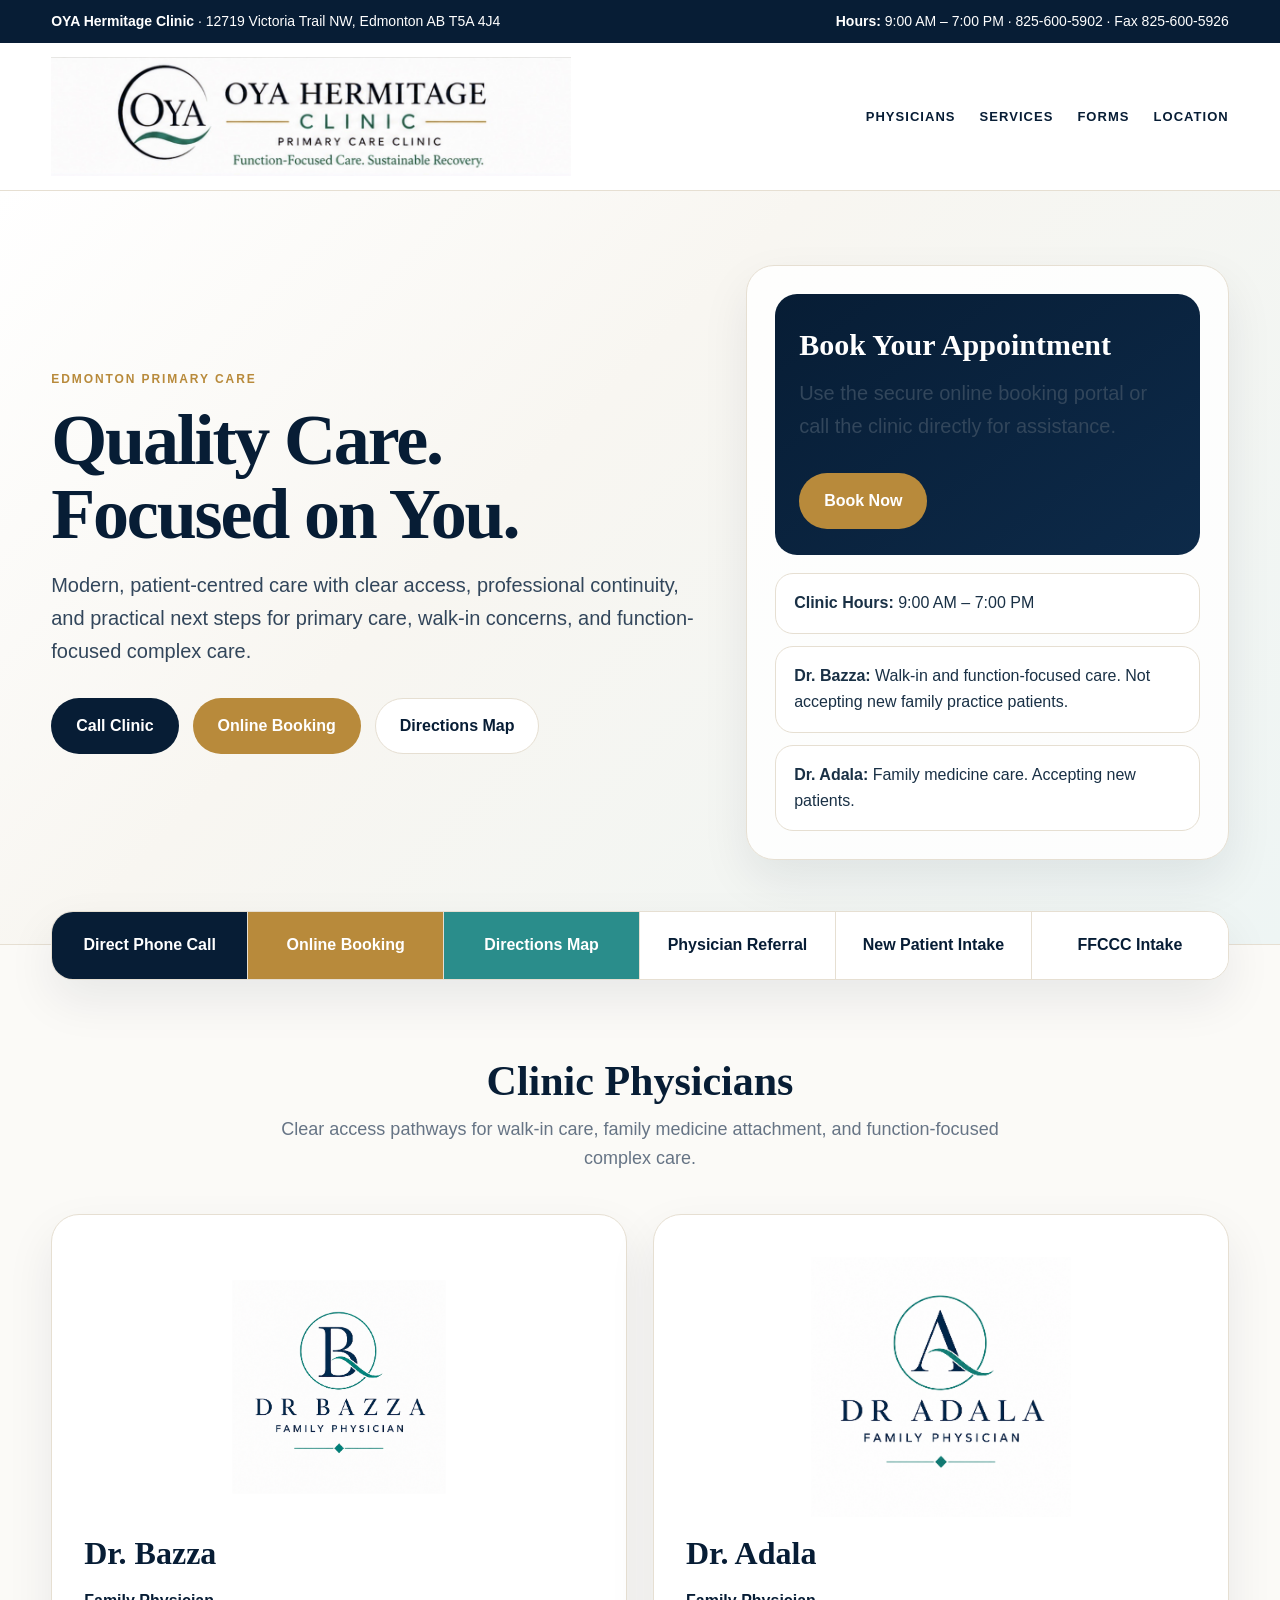
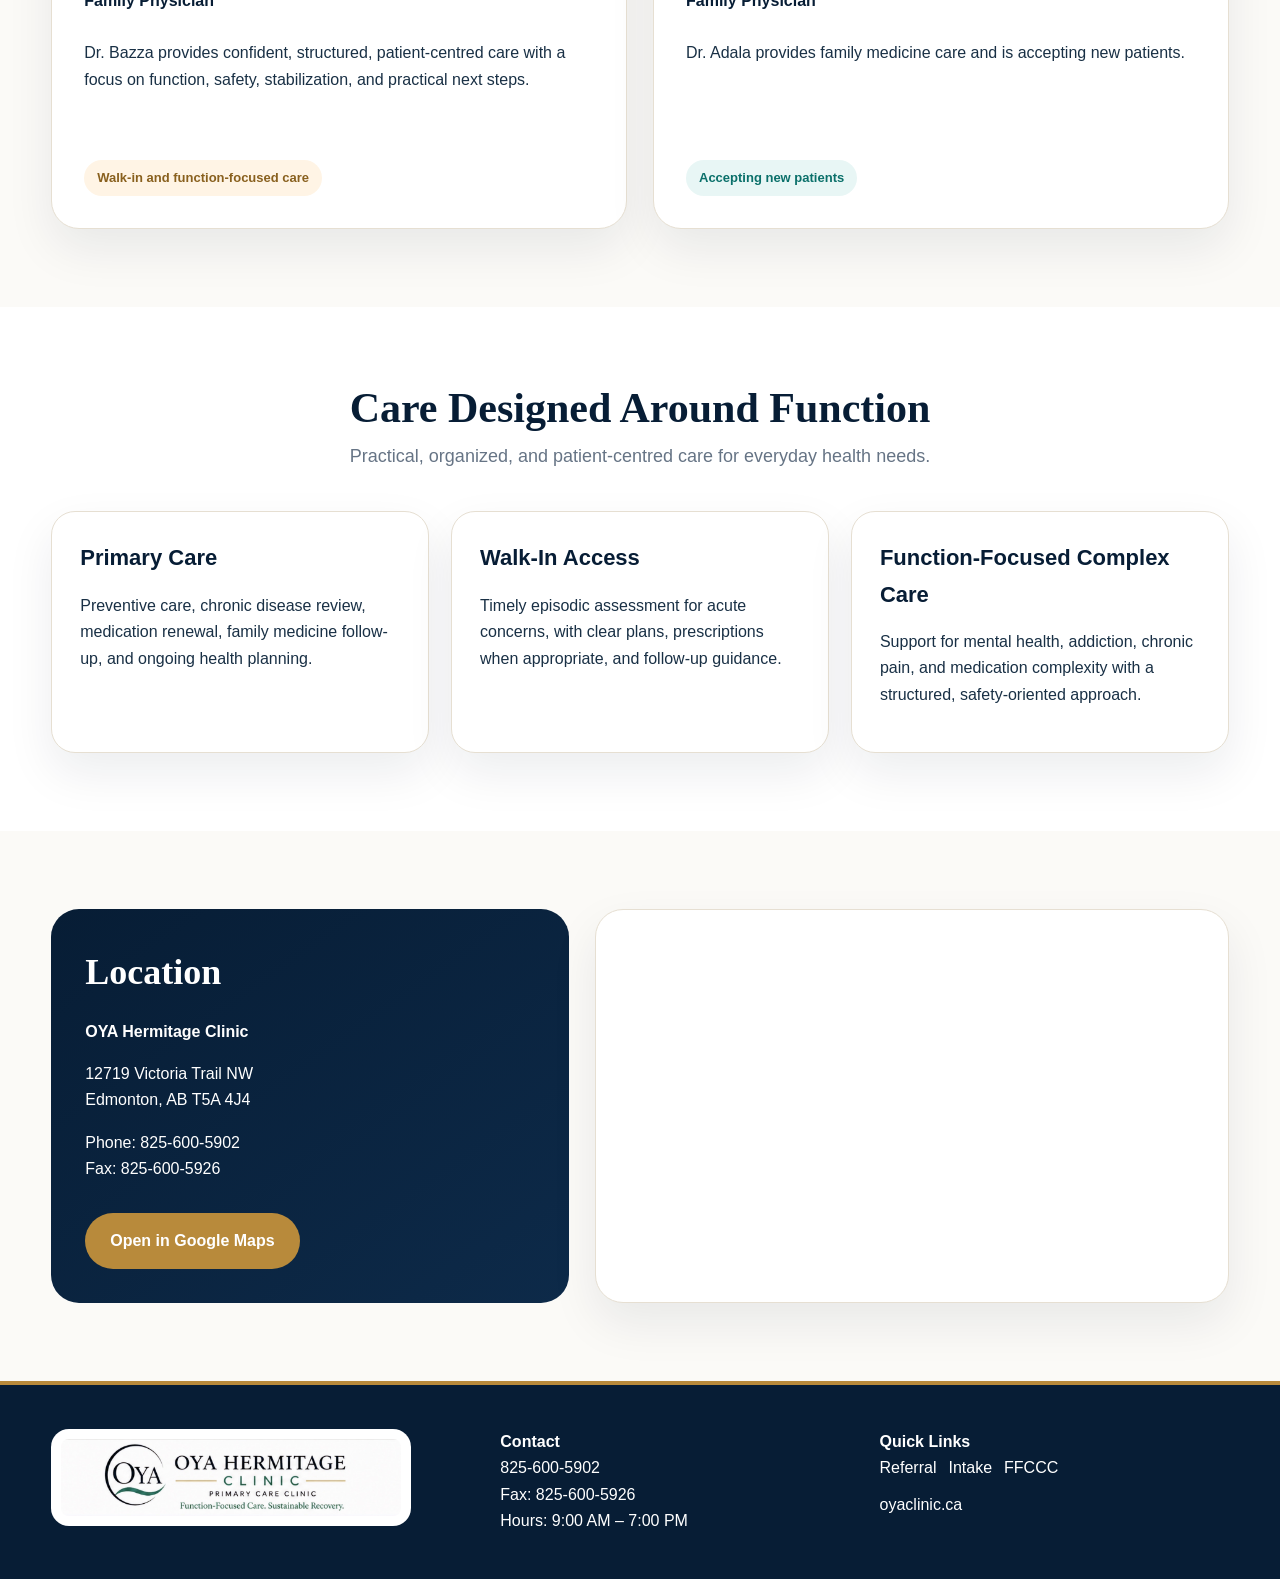
<file: index.html>
<!DOCTYPE html>
<html lang="en">
<head>
  <meta charset="UTF-8">
  <meta name="viewport" content="width=device-width, initial-scale=1.0">
  <title>OYA Hermitage Clinic | Edmonton Primary Care</title>
  <meta name="description" content="OYA Hermitage Clinic in Edmonton. Primary care, walk-in access, online booking, physician referral forms, and patient intake forms.">
  <link rel="stylesheet" href="styles.css">
</head>
<body>
  <div class="topbar">
    <div class="container">
      <div><strong>OYA Hermitage Clinic</strong> · 12719 Victoria Trail NW, Edmonton AB T5A 4J4</div>
      <div><strong>Hours:</strong> 9:00 AM – 7:00 PM · <a href="tel:8256005902">825-600-5902</a> · Fax 825-600-5926</div>
    </div>
  </div>

  <header class="site-header">
    <div class="container">
      <a href="#top"><img src="oya-logo.png" alt="OYA Hermitage Clinic logo" class="brand"></a>
      <nav class="nav">
        <a href="#physicians">PHYSICIANS</a>
        <a href="#services">SERVICES</a>
        <a href="#forms">FORMS</a>
        <a href="#location">LOCATION</a>
      </nav>
    </div>
  </header>

  <section class="hero" id="top">
    <div class="container hero-inner">
      <div>
        <div class="eyebrow">Edmonton Primary Care</div>
        <h1>Quality Care.<br>Focused on You.</h1>
        <p>Modern, patient-centred care with clear access, professional continuity, and practical next steps for primary care, walk-in concerns, and function-focused complex care.</p>
        <div class="button-row">
          <a class="btn btn-primary" href="tel:8256005902" aria-label="Call OYA Hermitage Clinic">Call Clinic</a>
          <a class="btn btn-gold" href="https://cloud.healthquest.ca:45277/onlinebooking" target="_blank" rel="noopener" aria-label="Open online booking">Online Booking</a>
          <a class="btn btn-outline" href="https://www.google.com/maps/search/?api=1&query=12719%20Victoria%20Trail%20NW%20Edmonton%20AB%20T5A%204J4" target="_blank" rel="noopener" aria-label="Open directions map">Directions Map</a>
        </div>
      </div>
      <aside class="hero-card">
        <div class="panel">
          <h2>Book Your Appointment</h2>
          <p>Use the secure online booking portal or call the clinic directly for assistance.</p>
          <div class="button-row">
            <a class="btn btn-gold" href="https://cloud.healthquest.ca:45277/onlinebooking" target="_blank" rel="noopener">Book Now</a>
          </div>
        </div>
        <div class="hero-note"><strong>Clinic Hours:</strong> 9:00 AM – 7:00 PM</div>
        <div class="hero-note"><strong>Dr. Bazza:</strong> Walk-in and function-focused care. Not accepting new family practice patients.</div>
        <div class="hero-note"><strong>Dr. Adala:</strong> Family medicine care. Accepting new patients.</div>
      </aside>
    </div>
  </section>

  <section class="container quick-actions" id="forms">
    <div class="quick-grid">
      <a class="primary" href="tel:8256005902" aria-label="Call clinic directly">Direct Phone Call</a>
      <a class="gold" href="https://cloud.healthquest.ca:45277/onlinebooking" target="_blank" rel="noopener" aria-label="Book appointment online">Online Booking</a>
      <a class="teal" href="https://www.google.com/maps/search/?api=1&query=12719%20Victoria%20Trail%20NW%20Edmonton%20AB%20T5A%204J4" target="_blank" rel="noopener" aria-label="Open directions in Google Maps">Directions Map</a>
      <a href="referral.html">Physician Referral</a>
      <a href="intake.html">New Patient Intake</a>
      <a href="ffccc-intake.html">FFCCC Intake</a>
    </div>
  </section>

<section class="section container" id="physicians">
  <div class="section-title">
    <h2>Clinic Physicians</h2>
    <p>Clear access pathways for walk-in care, family medicine attachment, and function-focused complex care.</p>
  </div>

  <div class="physician-grid equal-physician-grid">

    <article class="card physician-card-equal">
      <div class="physician-logo-frame">
        <img src="dr-bazza-logo.png" alt="Dr Bazza logo" class="physician-logo-img bazza-logo-equal">
      </div>

      <div class="physician-content">
        <h3>Dr. Bazza</h3>
        <div class="subhead">Family Physician</div>
        <p>
          Dr. Bazza provides confident, structured, patient-centred care with a focus on
          function, safety, stabilization, and practical next steps.
        </p>
        <span class="badge badge-gold">Walk-in and function-focused care</span>
      </div>
    </article>

    <article class="card physician-card-equal">
      <div class="physician-logo-frame">
        <img src="dr-adala-logo.png" alt="Dr Adala logo" class="physician-logo-img adala-logo-equal">
      </div>

      <div class="physician-content">
        <h3>Dr. Adala</h3>
        <div class="subhead">Family Physician</div>
        <p>
          Dr. Adala provides family medicine care and is accepting new patients.
        </p>
        <span class="badge badge-teal">Accepting new patients</span>
      </div>
    </article>

  </div>
</section>

  <section class="section alt" id="services">
    <div class="container">
      <div class="section-title">
        <h2>Care Designed Around Function</h2>
        <p>Practical, organized, and patient-centred care for everyday health needs.</p>
      </div>
      <div class="service-grid">
        <article class="service-card">
          <h3>Primary Care</h3>
          <p>Preventive care, chronic disease review, medication renewal, family medicine follow-up, and ongoing health planning.</p>
        </article>
        <article class="service-card">
          <h3>Walk-In Access</h3>
          <p>Timely episodic assessment for acute concerns, with clear plans, prescriptions when appropriate, and follow-up guidance.</p>
        </article>
        <article class="service-card">
          <h3>Function-Focused Complex Care</h3>
          <p>Support for mental health, addiction, chronic pain, and medication complexity with a structured, safety-oriented approach.</p>
        </article>
      </div>
    </div>
  </section>

  <section class="section container" id="location">
    <div class="location-grid">
      <div class="location-panel">
        <h2>Location</h2>
        <p><strong>OYA Hermitage Clinic</strong></p>
        <p>12719 Victoria Trail NW<br>Edmonton, AB T5A 4J4</p>
        <p>Phone: <a href="tel:8256005902">825-600-5902</a><br>Fax: 825-600-5926</p>
        <div class="button-row">
          <a class="btn btn-gold" href="https://www.google.com/maps/search/?api=1&query=12719%20Victoria%20Trail%20NW%20Edmonton%20AB%20T5A%204J4" target="_blank" rel="noopener">Open in Google Maps</a>
        </div>
      </div>
      <div class="map-frame">
        <iframe src="https://www.google.com/maps?q=12719%20Victoria%20Trail%20NW%20Edmonton%20AB%20T5A%204J4&output=embed" loading="lazy"></iframe>
      </div>
    </div>
  </section>

  <footer class="footer">
    <div class="container footer-grid">
      <div>
        <img src="oya-logo.png" alt="OYA Hermitage Clinic logo" class="footer-logo">
      </div>
      <div>
        <strong>Contact</strong><br>
        <a href="tel:8256005902">825-600-5902</a><br>
        Fax: 825-600-5926<br>
        Hours: 9:00 AM – 7:00 PM
      </div>
      <div>
        <strong>Quick Links</strong><br>
        <div class="helper-links">
          <a href="referral.html">Referral</a>
          <a href="intake.html">Intake</a>
          <a href="ffccc-intake.html">FFCCC</a>
        </div>
        <div style="margin-top:10px">oyaclinic.ca</div>
      </div>
    </div>
  </footer>
</body>
</html>
</file>
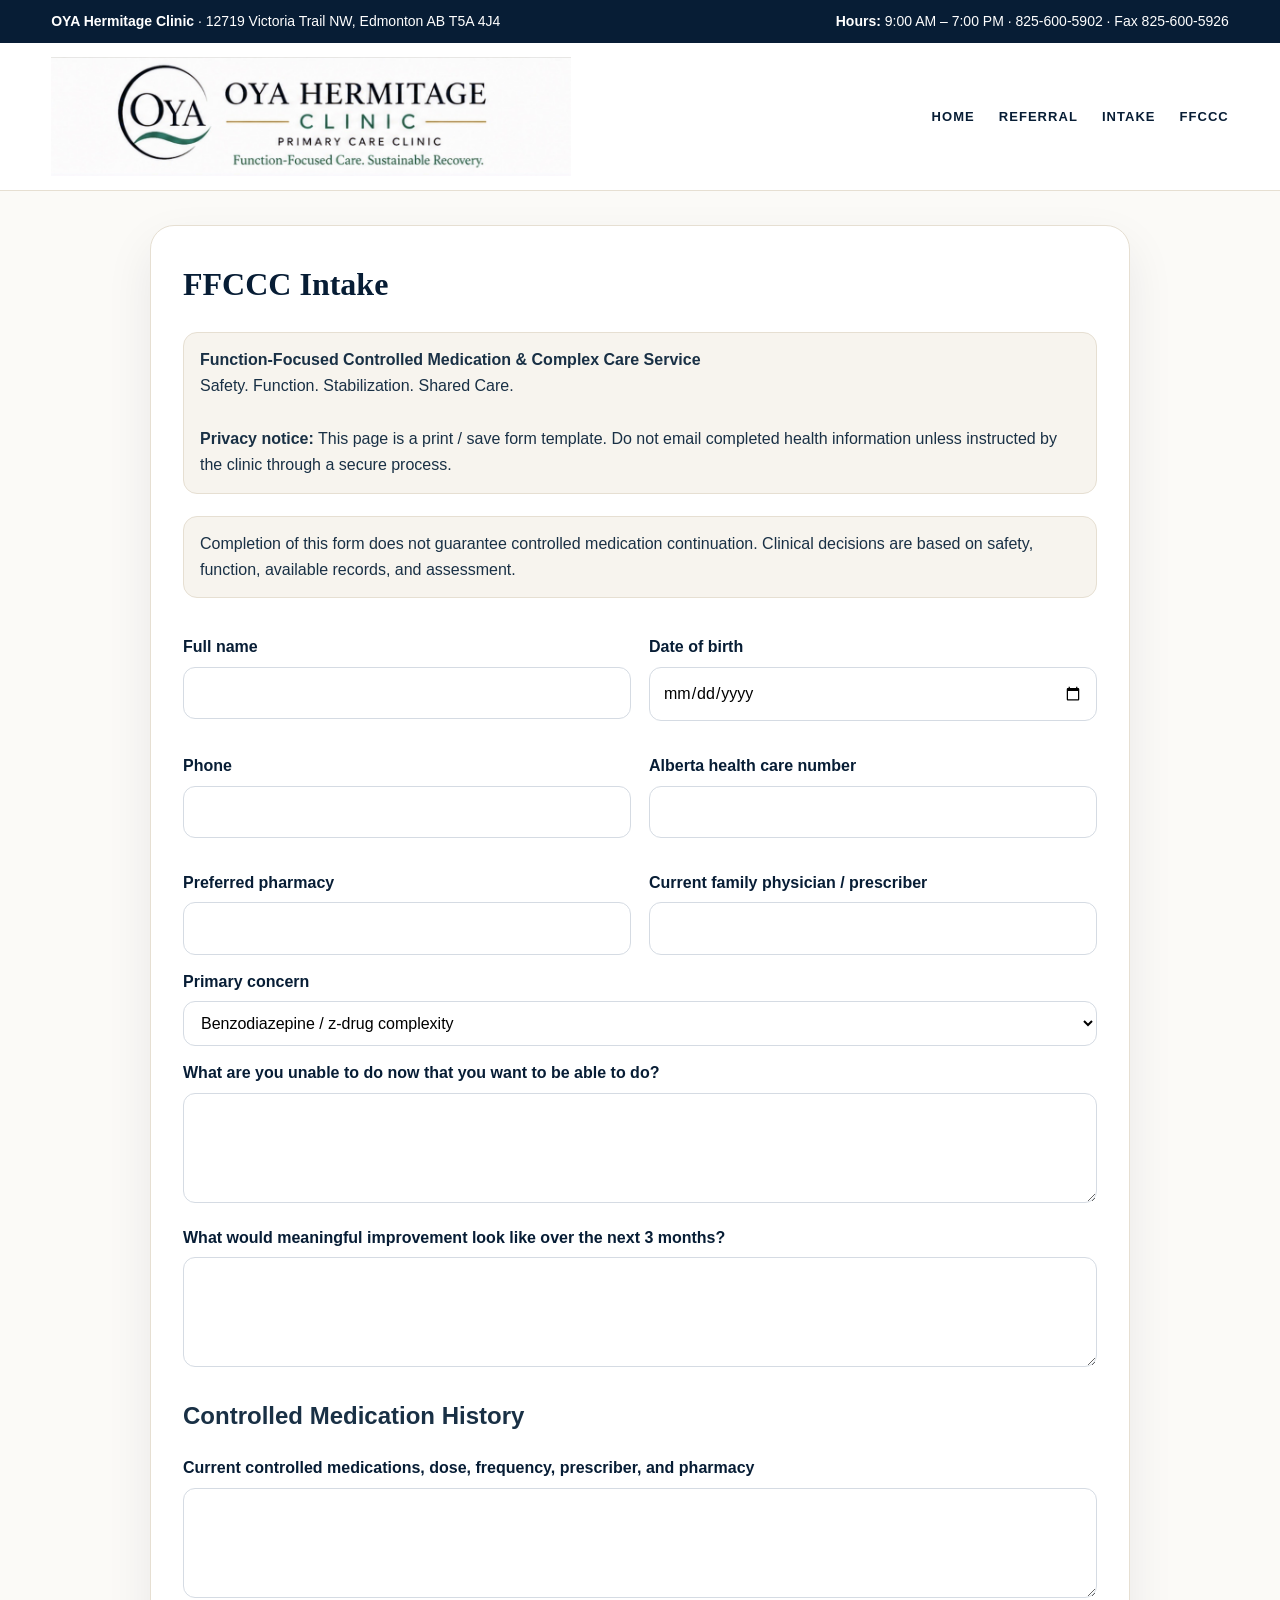
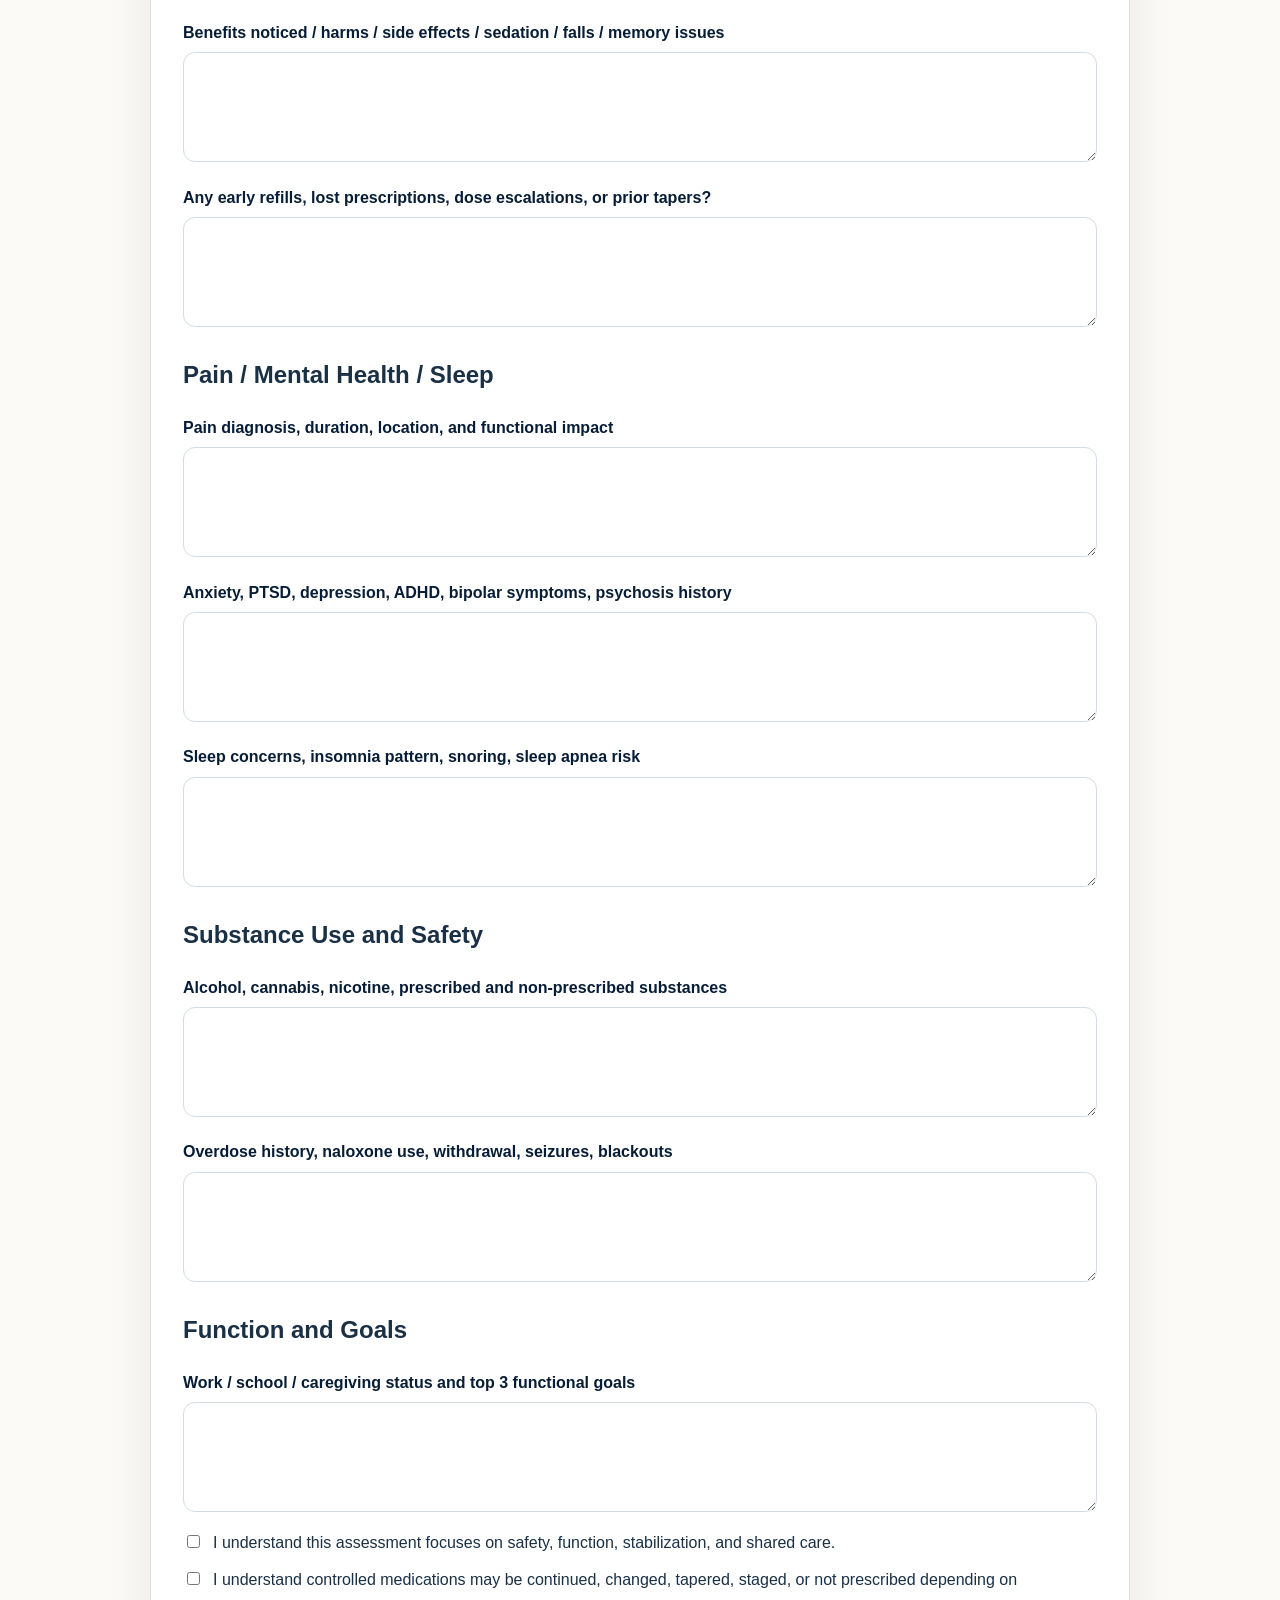
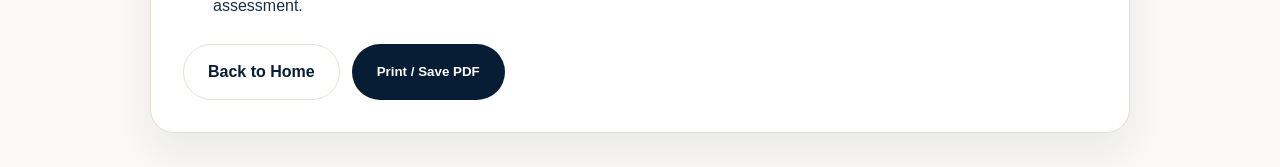
<file: ffccc-intake.html>
<!DOCTYPE html>
<html lang="en"><head><meta charset="UTF-8"><meta name="viewport" content="width=device-width, initial-scale=1.0"><title>FFCCC Intake | OYA Hermitage Clinic</title><link rel="stylesheet" href="styles.css"></head>
<body><div class="topbar"><div class="container"><div><strong>OYA Hermitage Clinic</strong> · 12719 Victoria Trail NW, Edmonton AB T5A 4J4</div><div><strong>Hours:</strong> 9:00 AM – 7:00 PM · <a href="tel:8256005902">825-600-5902</a> · Fax 825-600-5926</div></div></div>
<header class="site-header"><div class="container"><a href="index.html"><img src="oya-logo.png" alt="OYA Hermitage Clinic logo" class="brand"></a><nav class="nav"><a href="index.html">HOME</a><a href="referral.html">REFERRAL</a><a href="intake.html">INTAKE</a><a href="ffccc-intake.html">FFCCC</a></nav></div></header>
<div class="form-shell">
  <h1>FFCCC Intake</h1>
  <div class="form-note"><strong>Function-Focused Controlled Medication & Complex Care Service</strong><br>Safety. Function. Stabilization. Shared Care.<br><br><strong>Privacy notice:</strong> This page is a print / save form template. Do not email completed health information unless instructed by the clinic through a secure process.</div>
  <div class="form-note">Completion of this form does not guarantee controlled medication continuation. Clinical decisions are based on safety, function, available records, and assessment.</div>
  <div class="form-grid">
    <div><label>Full name</label><input></div>
    <div><label>Date of birth</label><input type="date"></div>
    <div><label>Phone</label><input></div>
    <div><label>Alberta health care number</label><input></div>
    <div><label>Preferred pharmacy</label><input></div>
    <div><label>Current family physician / prescriber</label><input></div>
  </div>
  <label>Primary concern</label>
  <select><option>Benzodiazepine / z-drug complexity</option><option>Opioid medication review</option><option>OUD / OAT</option><option>Chronic pain and function</option><option>Mental health and function</option><option>Addiction / substance use</option><option>Disability / functional impairment documentation</option><option>Other complex care concern</option></select>
  <label>What are you unable to do now that you want to be able to do?</label><textarea></textarea>
  <label>What would meaningful improvement look like over the next 3 months?</label><textarea></textarea>
  <h2>Controlled Medication History</h2>
  <label>Current controlled medications, dose, frequency, prescriber, and pharmacy</label><textarea></textarea>
  <label>Benefits noticed / harms / side effects / sedation / falls / memory issues</label><textarea></textarea>
  <label>Any early refills, lost prescriptions, dose escalations, or prior tapers?</label><textarea></textarea>
  <h2>Pain / Mental Health / Sleep</h2>
  <label>Pain diagnosis, duration, location, and functional impact</label><textarea></textarea>
  <label>Anxiety, PTSD, depression, ADHD, bipolar symptoms, psychosis history</label><textarea></textarea>
  <label>Sleep concerns, insomnia pattern, snoring, sleep apnea risk</label><textarea></textarea>
  <h2>Substance Use and Safety</h2>
  <label>Alcohol, cannabis, nicotine, prescribed and non-prescribed substances</label><textarea></textarea>
  <label>Overdose history, naloxone use, withdrawal, seizures, blackouts</label><textarea></textarea>
  <h2>Function and Goals</h2>
  <label>Work / school / caregiving status and top 3 functional goals</label><textarea></textarea>
  <div class="checkbox"><input type="checkbox"><div>I understand this assessment focuses on safety, function, stabilization, and shared care.</div></div>
  <div class="checkbox"><input type="checkbox"><div>I understand controlled medications may be continued, changed, tapered, staged, or not prescribed depending on assessment.</div></div>
  <div class="form-actions"><a class="btn btn-outline" href="index.html">Back to Home</a><button class="btn btn-primary" onclick="window.print()">Print / Save PDF</button></div>
</div>
</body></html>
</file>
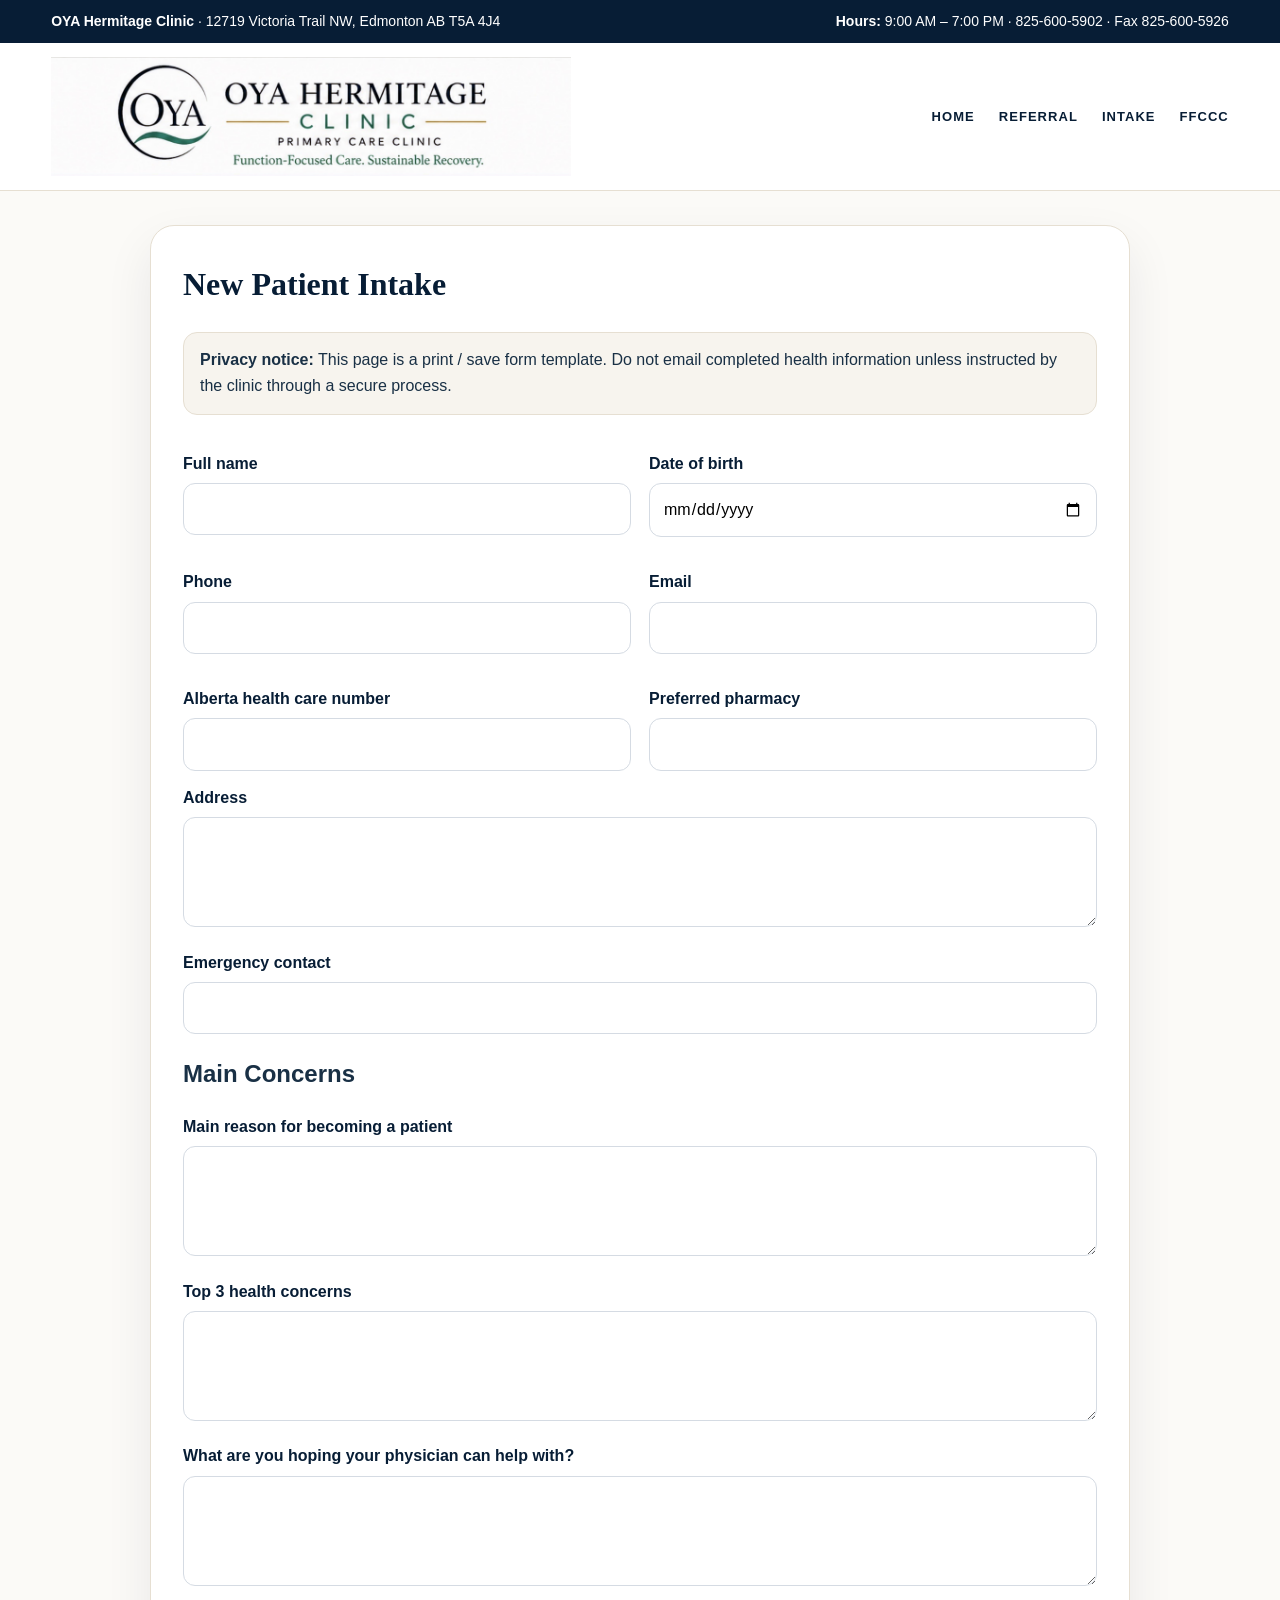
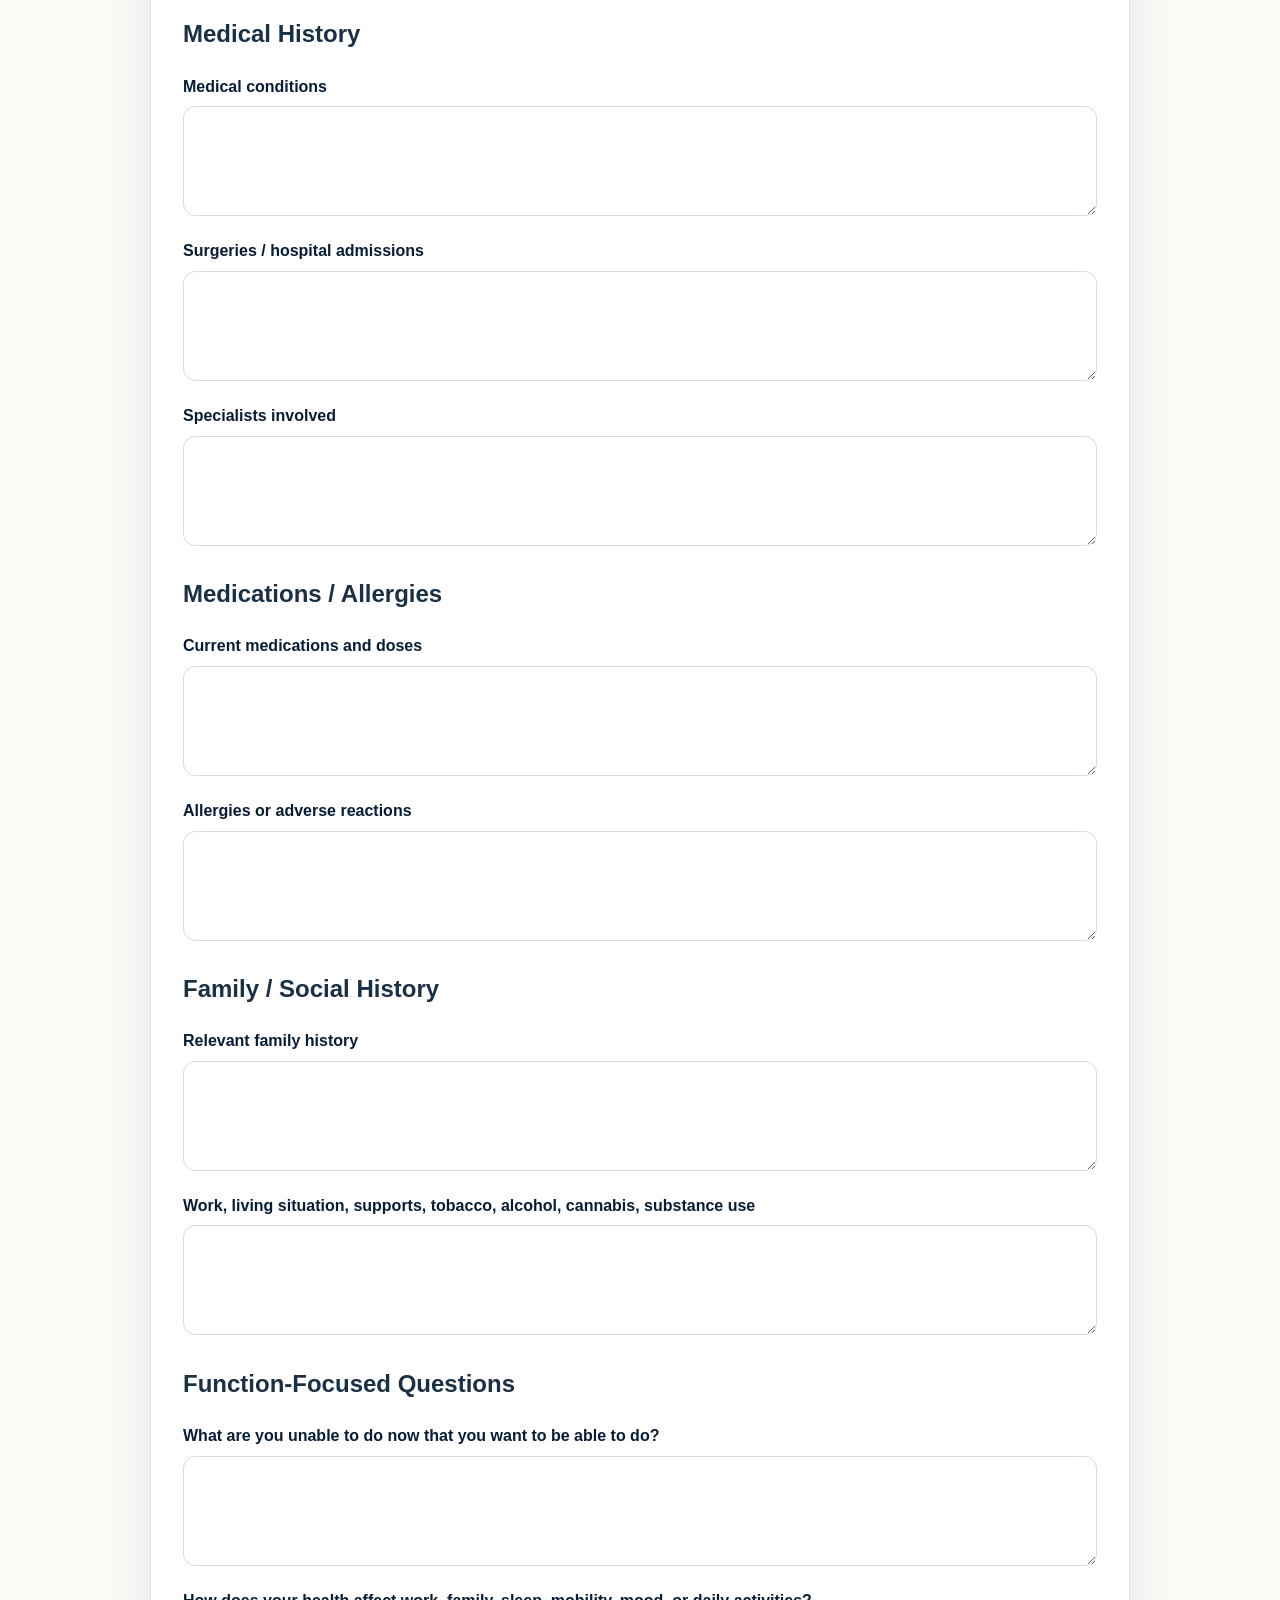
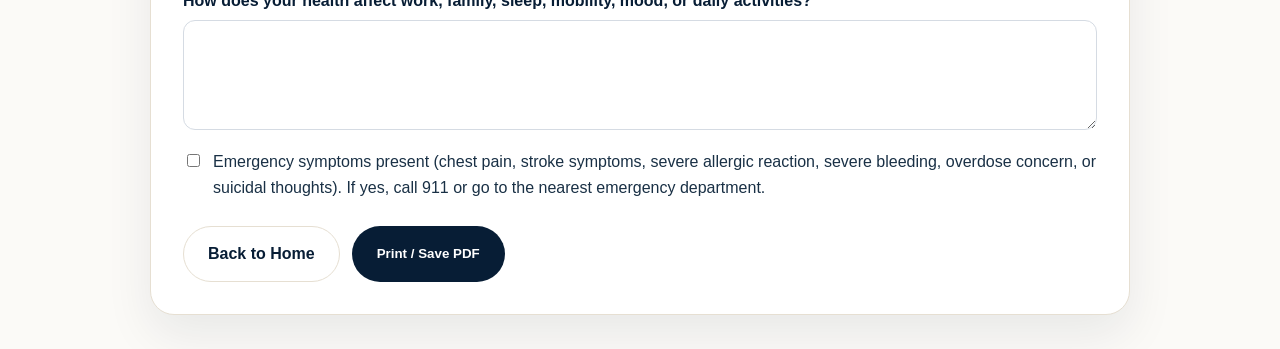
<file: intake.html>
<!DOCTYPE html>
<html lang="en"><head><meta charset="UTF-8"><meta name="viewport" content="width=device-width, initial-scale=1.0"><title>New Patient Intake | OYA Hermitage Clinic</title><link rel="stylesheet" href="styles.css"></head>
<body><div class="topbar"><div class="container"><div><strong>OYA Hermitage Clinic</strong> · 12719 Victoria Trail NW, Edmonton AB T5A 4J4</div><div><strong>Hours:</strong> 9:00 AM – 7:00 PM · <a href="tel:8256005902">825-600-5902</a> · Fax 825-600-5926</div></div></div>
<header class="site-header"><div class="container"><a href="index.html"><img src="oya-logo.png" alt="OYA Hermitage Clinic logo" class="brand"></a><nav class="nav"><a href="index.html">HOME</a><a href="referral.html">REFERRAL</a><a href="intake.html">INTAKE</a><a href="ffccc-intake.html">FFCCC</a></nav></div></header>
<div class="form-shell">
  <h1>New Patient Intake</h1>
  <div class="form-note"><strong>Privacy notice:</strong> This page is a print / save form template. Do not email completed health information unless instructed by the clinic through a secure process.</div>
  <div class="form-grid">
    <div><label>Full name</label><input></div>
    <div><label>Date of birth</label><input type="date"></div>
    <div><label>Phone</label><input></div>
    <div><label>Email</label><input type="email"></div>
    <div><label>Alberta health care number</label><input></div>
    <div><label>Preferred pharmacy</label><input></div>
  </div>
  <label>Address</label><textarea></textarea>
  <label>Emergency contact</label><input>
  <h2>Main Concerns</h2>
  <label>Main reason for becoming a patient</label><textarea></textarea>
  <label>Top 3 health concerns</label><textarea></textarea>
  <label>What are you hoping your physician can help with?</label><textarea></textarea>
  <h2>Medical History</h2>
  <label>Medical conditions</label><textarea></textarea>
  <label>Surgeries / hospital admissions</label><textarea></textarea>
  <label>Specialists involved</label><textarea></textarea>
  <h2>Medications / Allergies</h2>
  <label>Current medications and doses</label><textarea></textarea>
  <label>Allergies or adverse reactions</label><textarea></textarea>
  <h2>Family / Social History</h2>
  <label>Relevant family history</label><textarea></textarea>
  <label>Work, living situation, supports, tobacco, alcohol, cannabis, substance use</label><textarea></textarea>
  <h2>Function-Focused Questions</h2>
  <label>What are you unable to do now that you want to be able to do?</label><textarea></textarea>
  <label>How does your health affect work, family, sleep, mobility, mood, or daily activities?</label><textarea></textarea>
  <div class="checkbox"><input type="checkbox"><div>Emergency symptoms present (chest pain, stroke symptoms, severe allergic reaction, severe bleeding, overdose concern, or suicidal thoughts). If yes, call 911 or go to the nearest emergency department.</div></div>
  <div class="form-actions"><a class="btn btn-outline" href="index.html">Back to Home</a><button class="btn btn-primary" onclick="window.print()">Print / Save PDF</button></div>
</div>
</body></html>
</file>
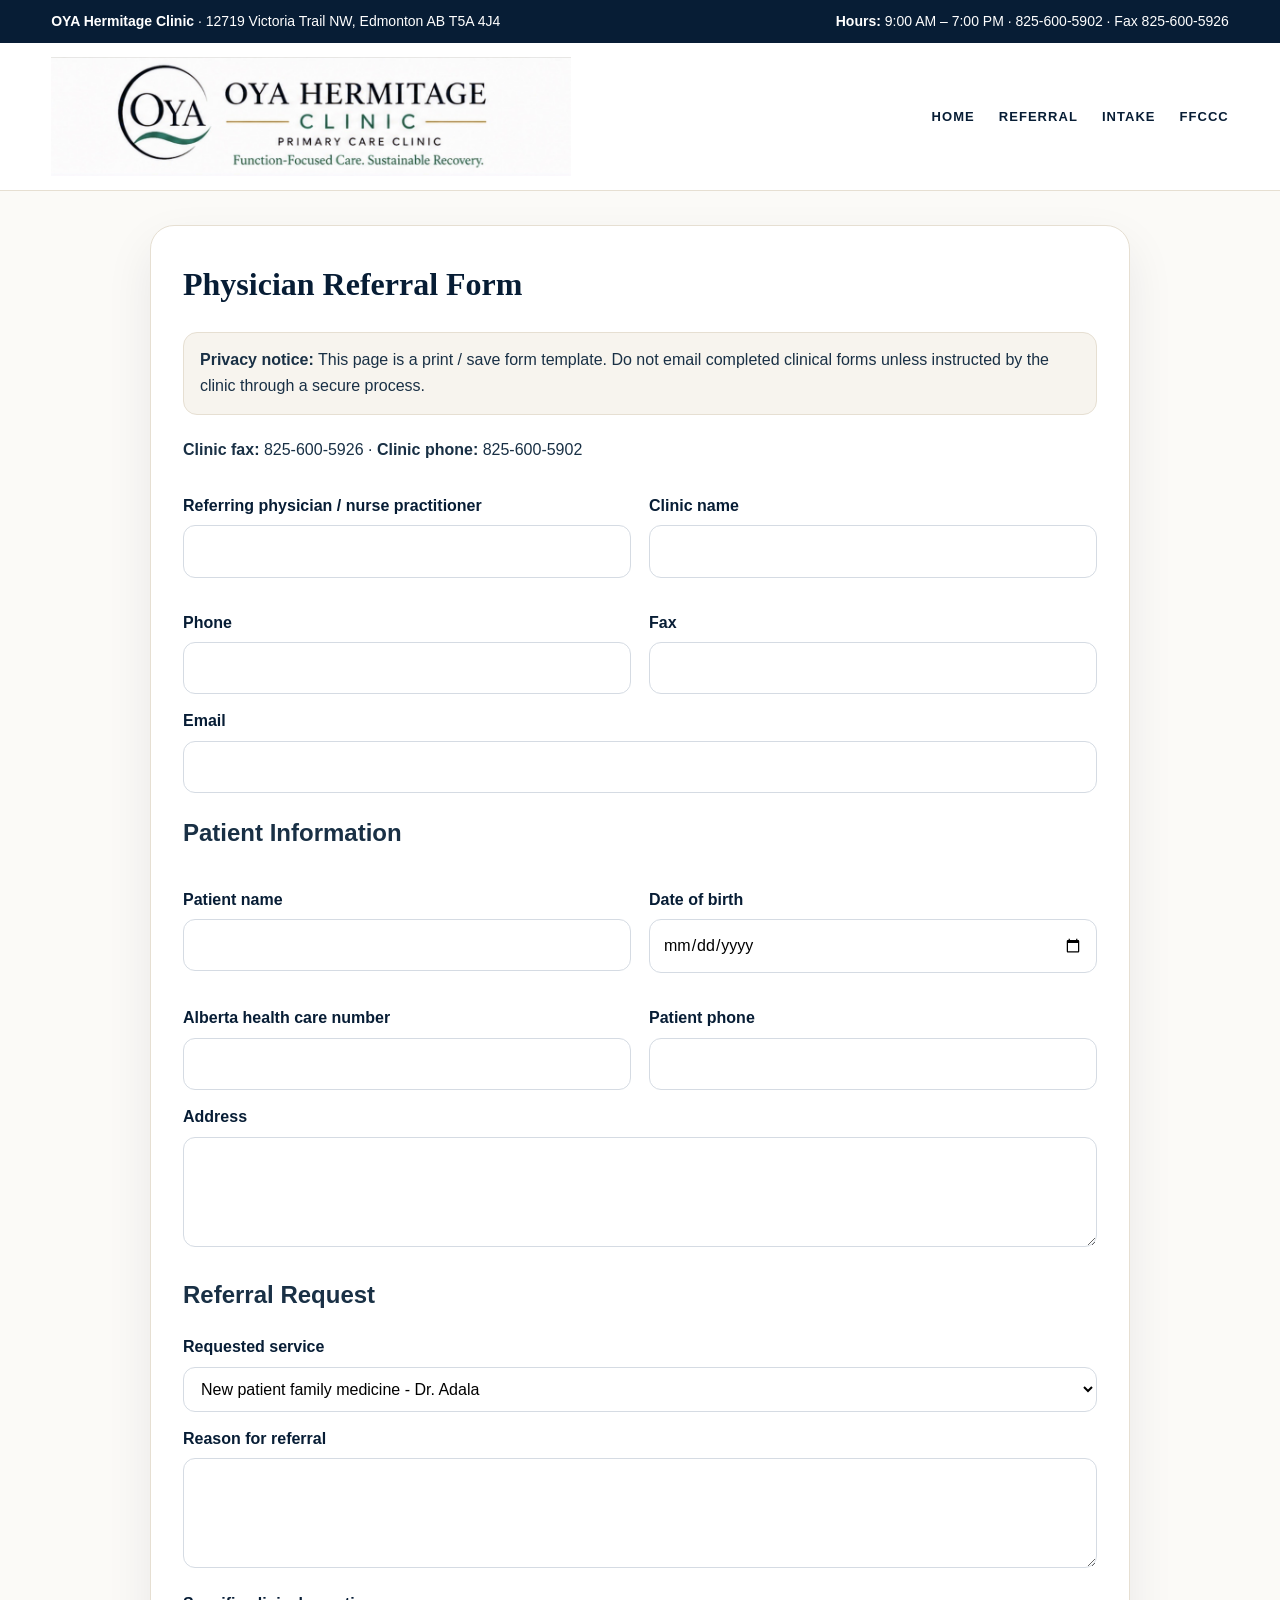
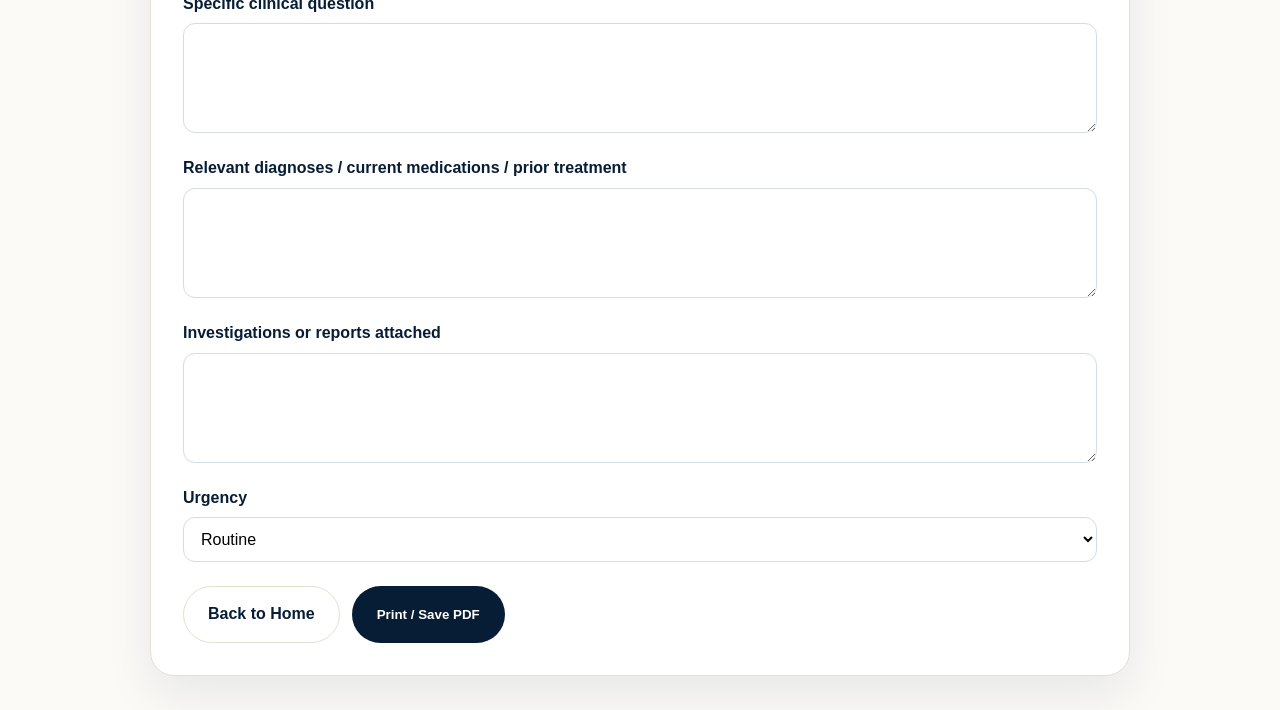
<file: referral.html>
<!DOCTYPE html>
<html lang="en"><head><meta charset="UTF-8"><meta name="viewport" content="width=device-width, initial-scale=1.0"><title>Physician Referral | OYA Hermitage Clinic</title><link rel="stylesheet" href="styles.css"></head>
<body><div class="topbar"><div class="container"><div><strong>OYA Hermitage Clinic</strong> · 12719 Victoria Trail NW, Edmonton AB T5A 4J4</div><div><strong>Hours:</strong> 9:00 AM – 7:00 PM · <a href="tel:8256005902">825-600-5902</a> · Fax 825-600-5926</div></div></div>
<header class="site-header"><div class="container"><a href="index.html"><img src="oya-logo.png" alt="OYA Hermitage Clinic logo" class="brand"></a><nav class="nav"><a href="index.html">HOME</a><a href="referral.html">REFERRAL</a><a href="intake.html">INTAKE</a><a href="ffccc-intake.html">FFCCC</a></nav></div></header>
<div class="form-shell">
  <h1>Physician Referral Form</h1>
  <div class="form-note"><strong>Privacy notice:</strong> This page is a print / save form template. Do not email completed clinical forms unless instructed by the clinic through a secure process.</div>
  <p><strong>Clinic fax:</strong> 825-600-5926 · <strong>Clinic phone:</strong> 825-600-5902</p>
  <div class="form-grid">
    <div><label>Referring physician / nurse practitioner</label><input></div>
    <div><label>Clinic name</label><input></div>
    <div><label>Phone</label><input></div>
    <div><label>Fax</label><input></div>
  </div>
  <label>Email</label><input type="email">
  <h2>Patient Information</h2>
  <div class="form-grid">
    <div><label>Patient name</label><input></div>
    <div><label>Date of birth</label><input type="date"></div>
    <div><label>Alberta health care number</label><input></div>
    <div><label>Patient phone</label><input></div>
  </div>
  <label>Address</label><textarea></textarea>
  <h2>Referral Request</h2>
  <label>Requested service</label>
  <select><option>New patient family medicine - Dr. Adala</option><option>Walk-in / episodic care - Dr. Bazza</option><option>FFCCC consultation</option><option>Mental health / addiction</option><option>Chronic pain / function-focused review</option><option>Other</option></select>
  <label>Reason for referral</label><textarea></textarea>
  <label>Specific clinical question</label><textarea></textarea>
  <label>Relevant diagnoses / current medications / prior treatment</label><textarea></textarea>
  <label>Investigations or reports attached</label><textarea></textarea>
  <label>Urgency</label><select><option>Routine</option><option>Semi-urgent</option><option>Urgent - please call clinic</option></select>
  <div class="form-actions"><a class="btn btn-outline" href="index.html">Back to Home</a><button class="btn btn-primary" onclick="window.print()">Print / Save PDF</button></div>
</div>
</body></html>
</file>
<file: styles.css>
:root{
  --navy:#071d35;
  --navy2:#0d2a49;
  --teal:#2a8d8b;
  --gold:#b88a3b;
  --cream:#fbfaf7;
  --white:#ffffff;
  --text:#193045;
  --muted:#667485;
  --line:#e6dfd2;
  --shadow:0 20px 48px rgba(7,29,53,.08);
}
*{box-sizing:border-box}
html{scroll-behavior:smooth}
body{margin:0;font-family:-apple-system,BlinkMacSystemFont,"Segoe UI",Roboto,Arial,sans-serif;background:var(--cream);color:var(--text);line-height:1.65}
a{text-decoration:none;color:inherit}
img{max-width:100%;display:block;height:auto}
.container{width:min(1180px,92%);margin:auto}
.topbar{background:var(--navy);color:#fff;font-size:14px}
.topbar .container{display:flex;justify-content:space-between;gap:18px;flex-wrap:wrap;padding:10px 0}
.topbar strong{font-weight:700}
.site-header{position:sticky;top:0;z-index:10;background:rgba(255,255,255,.96);backdrop-filter:blur(10px);border-bottom:1px solid var(--line)}
.site-header .container{display:flex;align-items:center;justify-content:space-between;gap:24px;padding:14px 0}
.brand{max-width:520px;width:100%;height:auto;object-fit:contain}
.nav{display:flex;gap:24px;font-size:13px;letter-spacing:.08em;font-weight:800;color:var(--navy)}
.nav a:hover{color:var(--teal)}
.hero{background:linear-gradient(135deg,#ffffff 0%,#f8f6f1 40%,#eef5f4 100%);border-bottom:1px solid var(--line)}
.hero-inner{display:grid;grid-template-columns:1.15fr .85fr;gap:42px;align-items:center;padding:74px 0 84px}
.eyebrow{font-size:12px;letter-spacing:.16em;text-transform:uppercase;color:var(--gold);font-weight:800}
.hero h1{font-family:Georgia,"Times New Roman",serif;font-size:clamp(42px,6vw,72px);line-height:1.02;color:var(--navy);margin:14px 0 18px;letter-spacing:-.03em}
.hero p{font-size:20px;color:#32465b;margin:0;max-width:680px}
.button-row{display:flex;gap:14px;flex-wrap:wrap;margin-top:30px}
.btn{display:inline-flex;align-items:center;justify-content:center;min-height:50px;padding:14px 24px;border-radius:999px;font-weight:800;border:1px solid transparent;transition:.2s ease}
.btn-primary{background:var(--navy);color:#fff}
.btn-primary:hover{opacity:.94}
.btn-gold{background:var(--gold);color:#fff}
.btn-outline{background:#fff;border-color:var(--line);color:var(--navy)}
.hero-card{background:rgba(255,255,255,.86);border:1px solid var(--line);border-radius:28px;padding:28px;box-shadow:var(--shadow)}
.hero-card .panel{background:linear-gradient(145deg,var(--navy),var(--navy2));color:#fff;border-radius:22px;padding:26px 24px;margin-bottom:18px}
.hero-card .panel h2{font-family:Georgia,"Times New Roman",serif;font-size:30px;margin:0 0 8px}
.hero-note{background:#fff;border:1px solid var(--line);border-radius:18px;padding:16px 18px;margin-top:12px}
.quick-actions{position:relative;z-index:2;margin-top:-34px}
.quick-grid{display:grid;grid-template-columns:repeat(6,1fr);background:#fff;border:1px solid var(--line);border-radius:22px;overflow:hidden;box-shadow:var(--shadow)}
.quick-grid a{padding:20px 14px;text-align:center;font-weight:800;border-right:1px solid var(--line);color:var(--navy);background:#fff}
.quick-grid a:last-child{border-right:0}
.quick-grid a:hover{background:#f8f5ef}
.quick-grid a.primary{background:var(--navy);color:#fff}
.quick-grid a.teal{background:var(--teal);color:#fff}
.quick-grid a.gold{background:var(--gold);color:#fff}
.section{padding:78px 0}
.section.alt{background:#fff}
.section-title{text-align:center;max-width:780px;margin:0 auto 40px}
.section-title h2{font-family:Georgia,"Times New Roman",serif;color:var(--navy);font-size:42px;line-height:1.12;margin:0 0 10px}
.section-title p{margin:0;color:var(--muted);font-size:18px}
.physician-grid{display:grid;grid-template-columns:1.15fr .85fr;gap:26px}
.card{background:#fff;border:1px solid var(--line);border-radius:28px;box-shadow:var(--shadow);padding:32px}
.bazza-card{display:grid;grid-template-columns:280px 1fr;gap:26px;align-items:center}
.physician-photo{width:100%;max-width:280px;aspect-ratio:4/5;object-fit:cover;border-radius:24px;border:1px solid var(--line);box-shadow:0 18px 40px rgba(7,29,53,.12)}
.logo-only{max-width:240px;margin:0 auto 16px;width:100%;height:auto;object-fit:contain}
.card h3{font-family:Georgia,"Times New Roman",serif;color:var(--navy);font-size:32px;margin:0 0 8px}
.subhead{font-weight:700;color:var(--navy);margin-bottom:10px}
.badge{display:inline-block;margin-top:8px;padding:7px 13px;border-radius:999px;font-size:13px;font-weight:800}
.badge-gold{background:#fff4e5;color:#89601e}
.badge-teal{background:#e8f6f5;color:#0a706a}
.mini-action{margin-top:16px;display:flex;gap:12px;flex-wrap:wrap}
.mini-action a{font-size:14px;font-weight:700;color:var(--navy)}
.service-grid{display:grid;grid-template-columns:repeat(3,1fr);gap:22px}
.service-card{background:#fff;border:1px solid var(--line);border-radius:24px;box-shadow:var(--shadow);padding:28px}
.service-card h3{color:var(--navy);margin:0 0 10px;font-size:22px}
.location-grid{display:grid;grid-template-columns:.9fr 1.1fr;gap:26px;align-items:stretch}
.location-panel{background:linear-gradient(145deg,var(--navy),var(--navy2));color:#fff;border-radius:28px;padding:34px}
.location-panel h2{font-family:Georgia,"Times New Roman",serif;font-size:36px;margin:0 0 14px}
.map-frame{overflow:hidden;border-radius:28px;border:1px solid var(--line);min-height:360px;background:#fff;box-shadow:var(--shadow)}
.map-frame iframe{width:100%;height:100%;min-height:360px;border:0}
.form-shell{max-width:980px;margin:34px auto;background:#fff;border:1px solid var(--line);border-radius:24px;box-shadow:var(--shadow);padding:32px}
.form-shell h1{font-family:Georgia,"Times New Roman",serif;color:var(--navy);margin-top:0}
.form-note{background:#f7f4ee;border:1px solid var(--line);border-radius:14px;padding:14px 16px;margin-bottom:22px}
.form-grid{display:grid;grid-template-columns:1fr 1fr;gap:18px}
label{display:block;font-weight:700;margin:14px 0 6px;color:var(--navy)}
input,textarea,select{width:100%;padding:12px 13px;border:1px solid #d5dbe3;border-radius:12px;font:inherit;background:#fff}
textarea{min-height:110px;resize:vertical}
.checkbox{display:flex;gap:10px;align-items:flex-start;margin-top:10px}
.checkbox input{width:auto;margin-top:5px}
.form-actions{margin-top:24px;display:flex;gap:12px;flex-wrap:wrap}
.footer{background:var(--navy);color:#fff;border-top:4px solid var(--gold);padding:44px 0}
.footer-grid{display:grid;grid-template-columns:1.2fr 1fr 1fr;gap:30px;align-items:start}
.footer .footer-logo{max-width:360px;width:100%;height:auto;object-fit:contain;background:#fff;border-radius:18px;padding:10px}
.footer a{color:#fff}
.helper-links{display:flex;gap:12px;flex-wrap:wrap}
@media (max-width:1000px){
  .nav{display:none}
  .hero-inner,.physician-grid,.location-grid,.footer-grid,.bazza-card{grid-template-columns:1fr}
  .hero-inner{text-align:center}
  .hero p{margin:auto}
  .button-row,.mini-action{justify-content:center}
  .brand{max-width:380px}
  .quick-grid{grid-template-columns:1fr 1fr}
  .quick-grid a{border-bottom:1px solid var(--line)}
  .service-grid{grid-template-columns:1fr}
  .form-grid{grid-template-columns:1fr}
  .physician-photo{margin:auto}
}
/* Final equal physician layout */

.equal-physician-grid {
  display: grid;
  grid-template-columns: repeat(2, 1fr);
  gap: 26px;
  align-items: stretch;
}

.physician-card-equal {
  display: grid;
  grid-template-rows: 280px 1fr;
  min-height: 560px;
  text-align: left;
}

.physician-logo-frame {
  width: 100%;
  height: 280px;
  display: flex;
  align-items: center;
  justify-content: center;
}

.physician-logo-img {
  width: 260px;
  height: 260px;
  object-fit: contain;
  display: block;
  margin: 0 auto;
}

/* Dr. Bazza logo appears larger because of the image canvas, so scale it slightly down */
.bazza-logo-equal {
  transform: scale(0.82);
}

/* Dr. Adala logo stays standard */
.adala-logo-equal {
  transform: scale(1);
}

.physician-content {
  display: flex;
  flex-direction: column;
  justify-content: space-between;
}

.physician-content h3 {
  margin-top: 0;
}

.physician-content p {
  min-height: 96px;
}

.physician-content .badge {
  align-self: flex-start;
}

@media (max-width:1000px) {
  .equal-physician-grid {
    grid-template-columns: 1fr;
  }

  .physician-card-equal {
    grid-template-rows: auto 1fr;
    min-height: auto;
    text-align: center;
  }

  .physician-content .badge {
    align-self: center;
  }

  .physician-logo-frame {
    height: 240px;
  }

  .physician-logo-img {
    width: 230px;
    height: 230px;
  }
}
</file>
